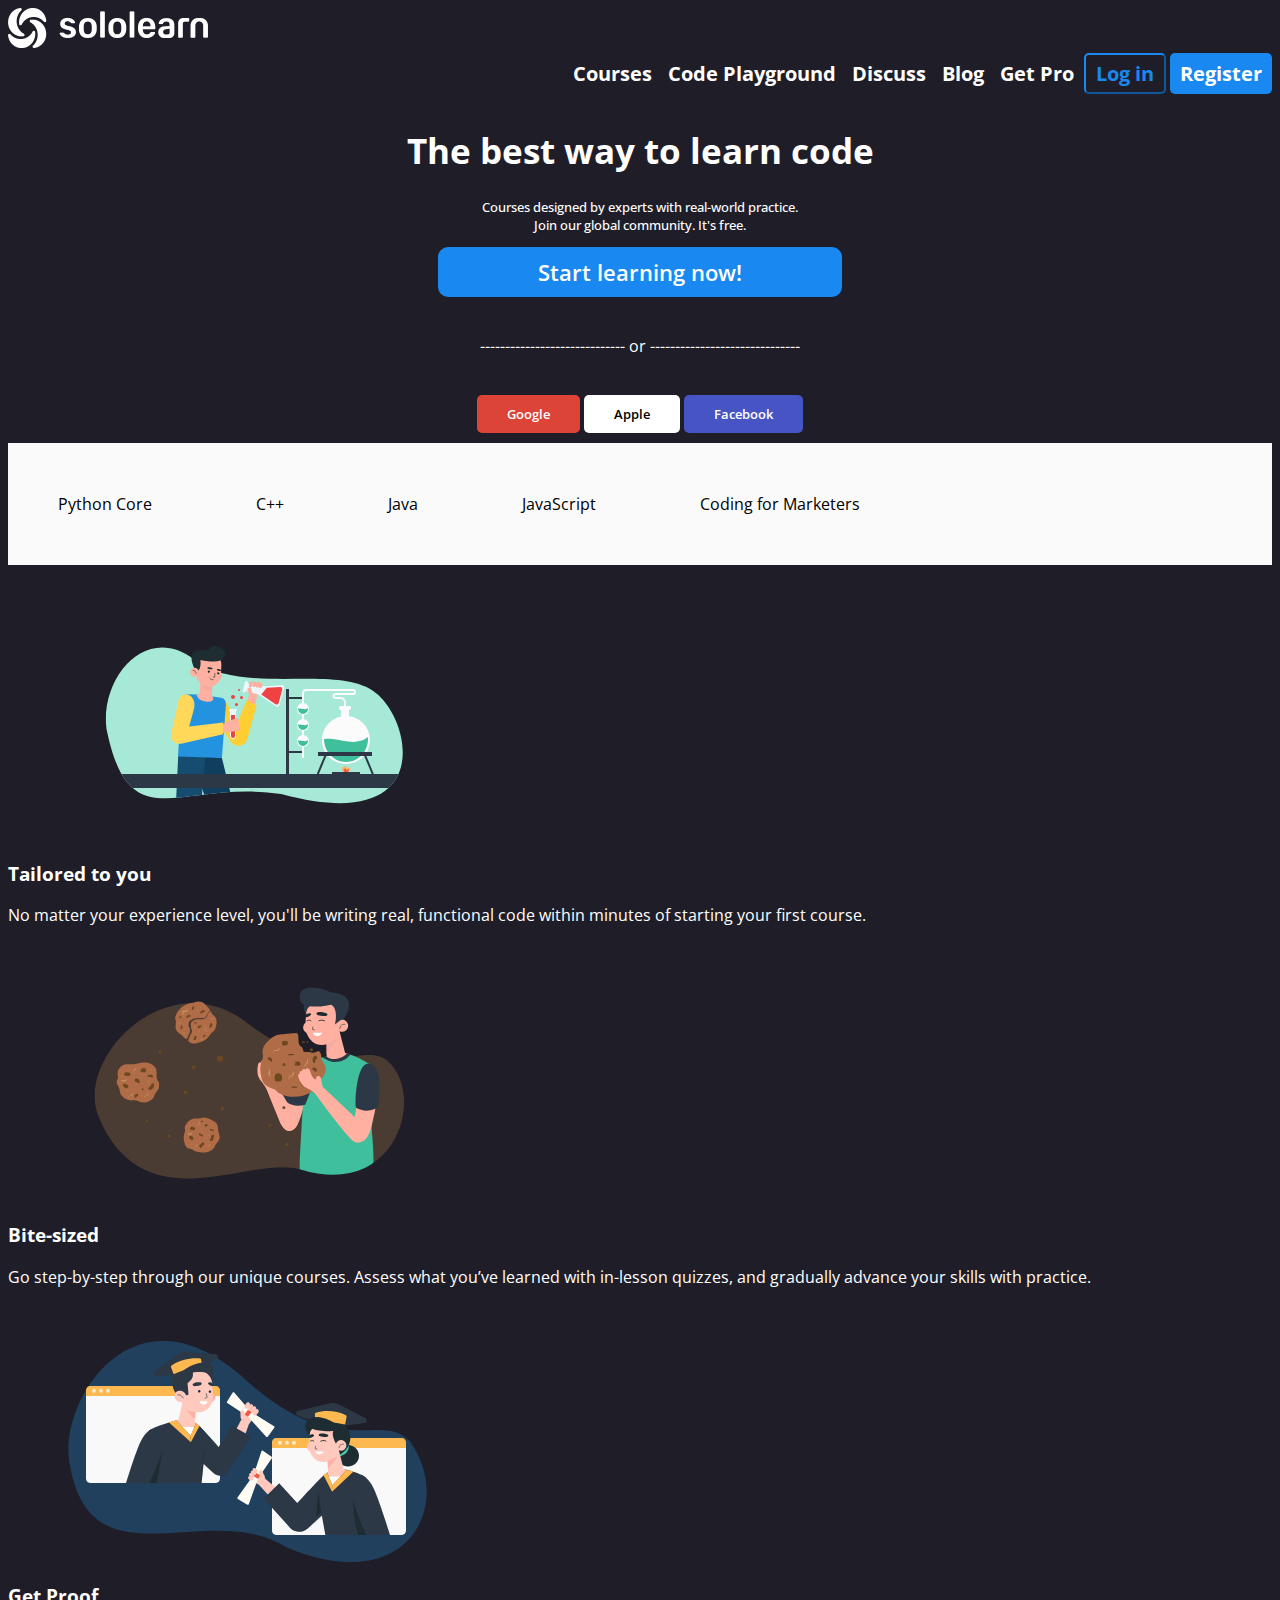
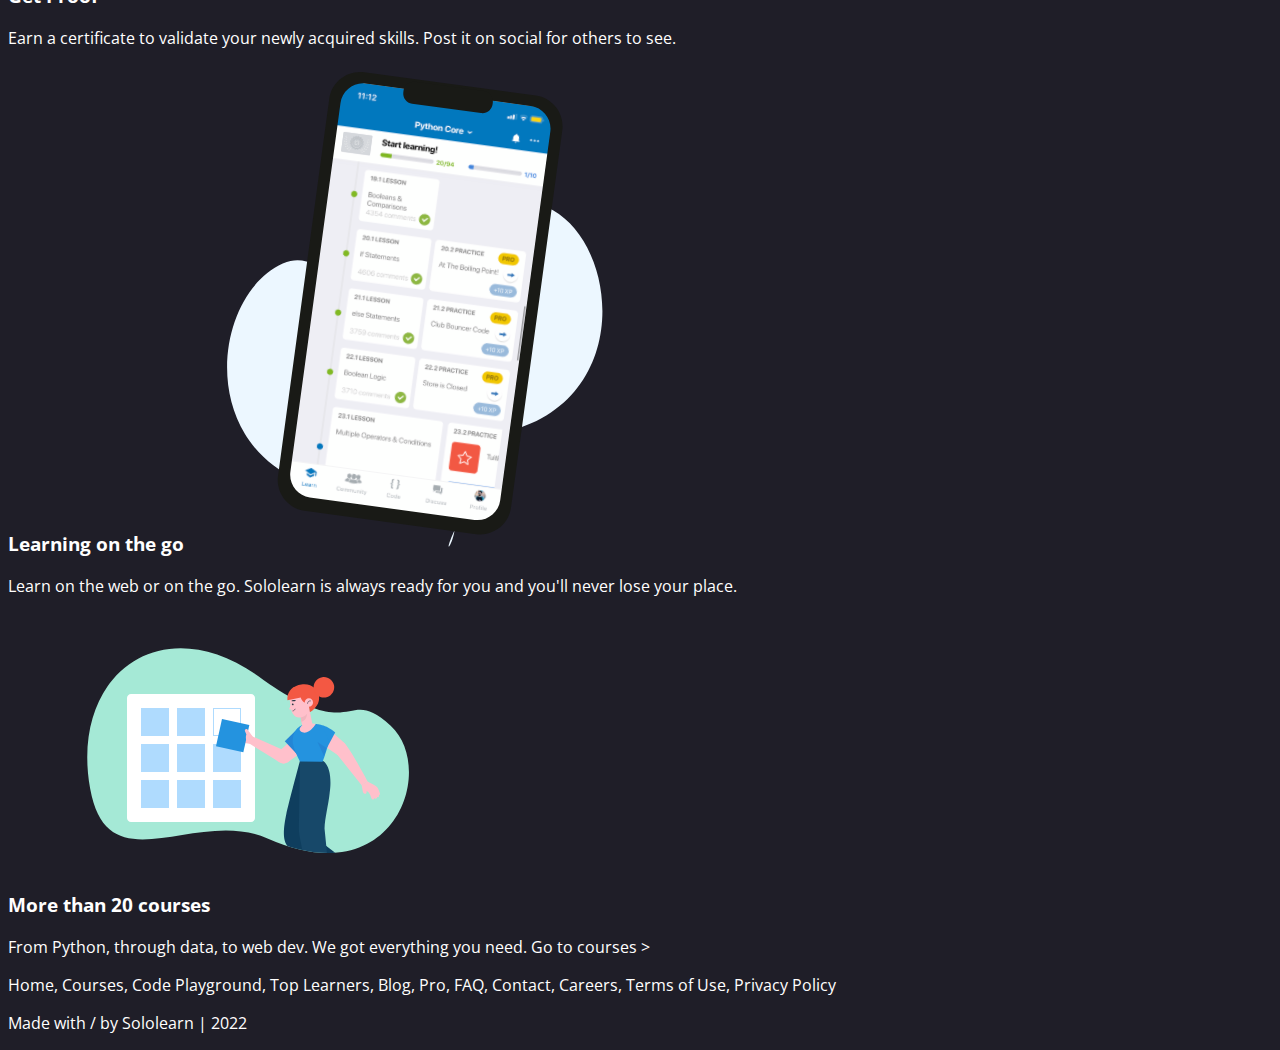
<file: index.html>
<!DOCTYPE html>
<html lang="en">
<head>
    <link rel="stylesheet" href="web.css">
    <meta charset="UTF-8">
    <meta http-equiv="X-UA-Compatible" content="IE=edge">
    <meta name="viewport" content="width=device-width, initial-scale=1.0">
    <title>Website</title>
</head>
<body>

<section class="s1-home-header">
    <img class="solologo" src ="/images/sololearn mono" alt="sololearn mono">

<div class="navi">
    <div class="position">
    <button class="courses" type="button">Courses</button>
    <button class="playground" type="button">Code Playground</button>
    <button class="discuss" type="button">Discuss</button>
    <button class="blog" type="button">Blog</button>
    <button class="pro" type="button">Get Pro</button>
    <button class="login" type="button">Log in</button>
<button class="register" type="button">Register</button>
</div>
</div>



    <div class="center">
<h1 class="mainheader"> The best way to learn code</h1>
<h3 class="subheader"> Courses designed by experts with real-world practice. 
    <br>
    Join our global community. <span>It's free</span>.  </h3>

<button class="start-learning" type="button">Start learning now!</button>
<br>
<br>
<p class="or"> ----------------------------- or 
    ------------------------------ 
</p>

<br>
<button class="google" type="button">Google</button>
<button class="apple" type="button">Apple</button>
<button class="facebook" type="button">Facebook</button>

</section>


<div class="scrollmenu">
<a href="python-core">Python Core</a>
<a href="#c++">C++</a>
<a href="#java">Java</a>
<a href="#javaScript">JavaScript</a>
<a href="coding-formarketers"> Coding for Marketers</a>
</div>

</div>

<section class="s1-home-para">

    <div class="abc">
<h3 class="tailored"> <img class="tailorimg" src ="/images/lab.svg" alt="Tailored to you"> <br>
    Tailored to you</h3> 
<p class="tailoredtext">
    No matter your experience level, 
    you'll be writing real, functional 
    code within minutes of starting your first course. 
</p>
</div>

<div class="abc">
<h3 class="bitesize"> <img class="bitesizeimg" src ="/images/cookies.svg" alt="Bite-Size"> <br>
    Bite-sized</h3>
<p class="bitesizetext"> Go step-by-step through our unique courses. 
    Assess what you’ve learned with in-lesson quizzes, 
    and gradually advance your skills with practice.
</p>
</div>

<div class="abc">
<h3 class="getproof"> <img class="getproofimg" src ="/images/proof.svg" alt="Get Proof"> <br>
     Get Proof</h3>
<p class="getprooftext"> Earn a certificate to validate your newly acquired skills. 
    Post it on social for others to see. </p>
</div>

<div class="learnongo">
<h3 class="learning-onthego"> Learning on the go <img class="learnonthego" src ="/images/mobilephone.svg" alt="Mobile phone"> </h3>
<p class="lernongotext"> Learn on the web or on the go. Sololearn is always ready for you and you'll never lose your place. </p>
</div>

<div class="abc">
<h3 class="tcourse"> <img class="20courseimg" src ="/images/20courses.svg" alt="More than 20 Courses"> <br>
     More than 20 courses</h3>
<p class="tcoursetext"> From Python, through data, to web dev. 
    We got everything you need.
    Go to courses > </p>
</div>
</section>

<div class="footer">
    
<p class="footer-first-para"> Home, Courses, <span>Code Playground</span>, <span>Top Learners</span>,
    Blog, Pro, FAQ, Contact, Careers, <span>Terms of Use</span>, <span> Privacy Policy</span> </p>
<p class="footer-end-para"> Made with / by Sololearn | 2022</p>
</div>


</body>
</html>
</file>
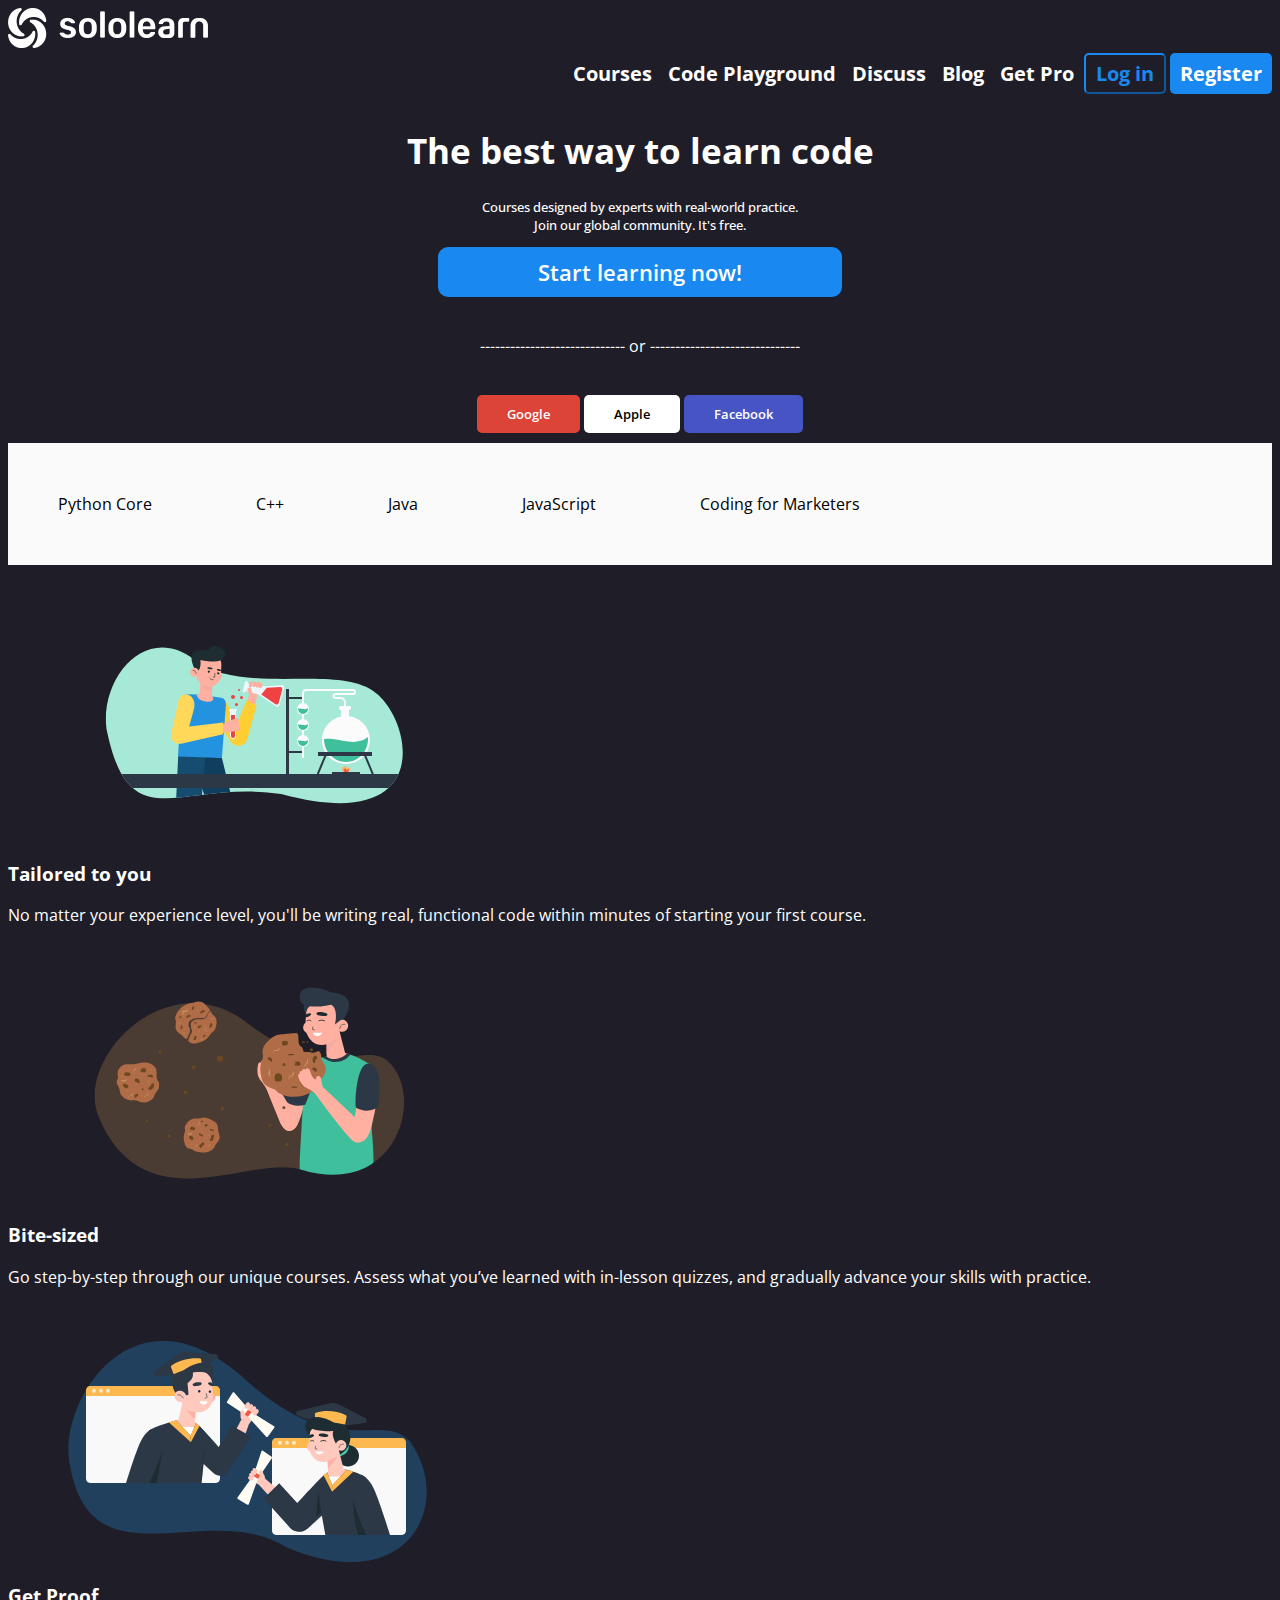
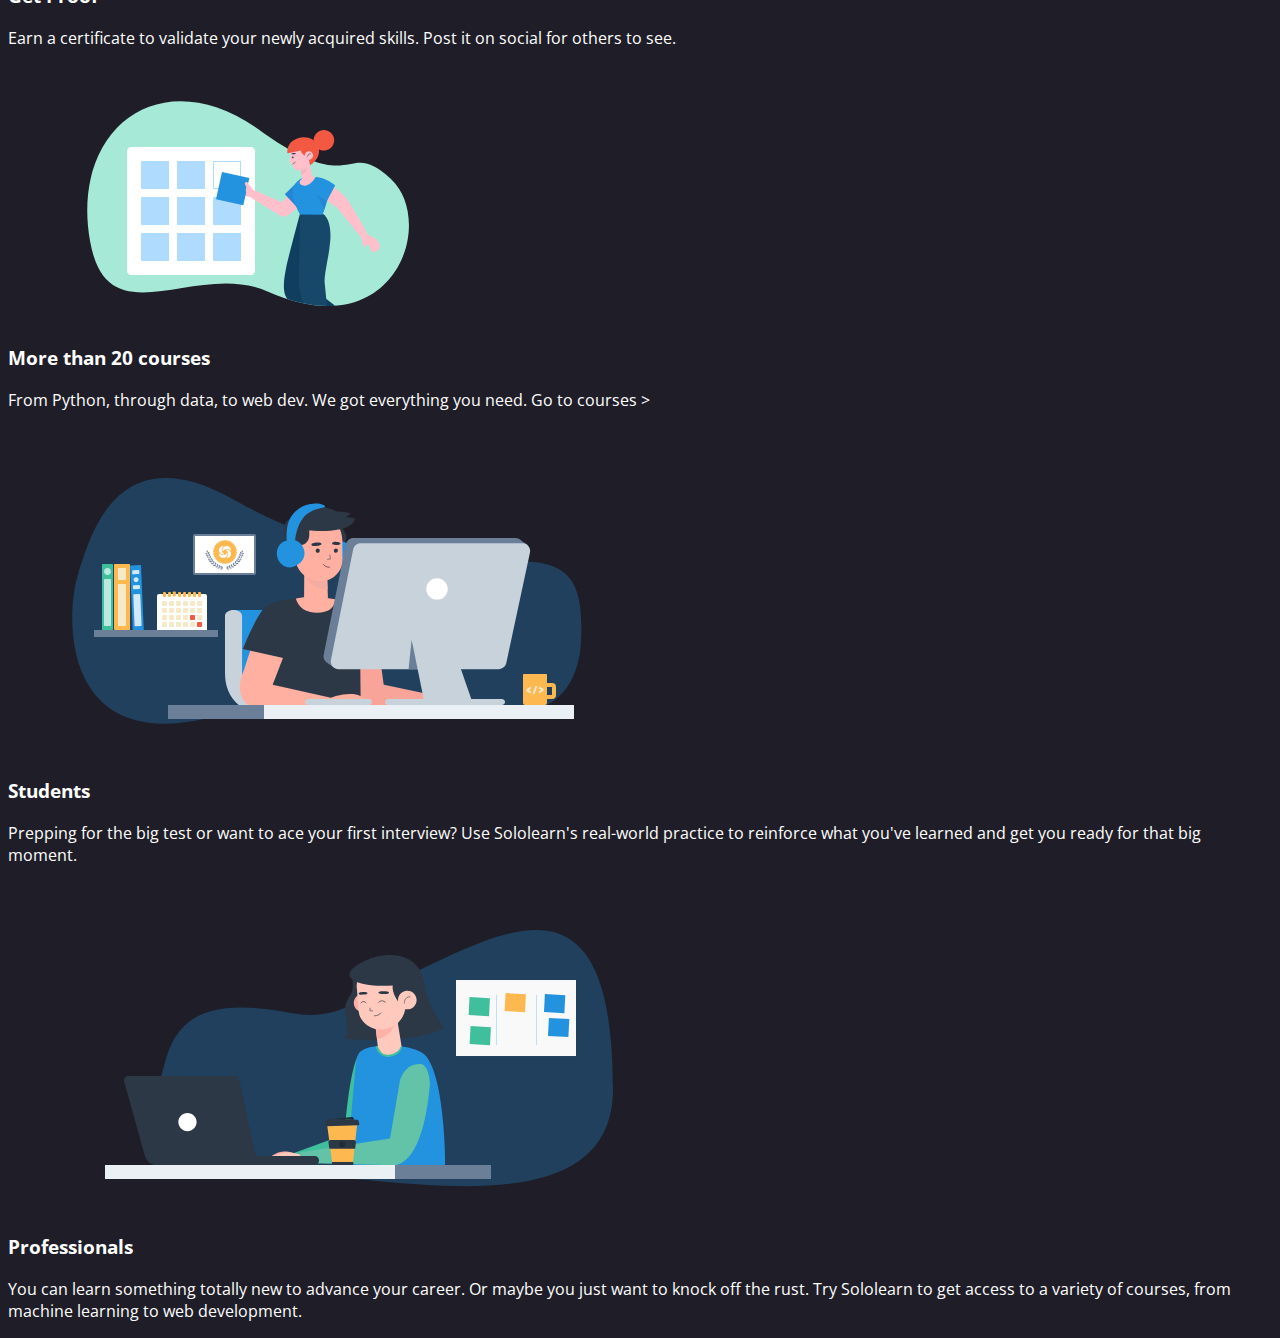
<file: website.html>
<!DOCTYPE html>
<html lang="en">
<head>
    <link rel="stylesheet" href="web.css">
    <meta charset="UTF-8">
    <meta http-equiv="X-UA-Compatible" content="IE=edge">
    <meta name="viewport" content="width=device-width, initial-scale=1.0">
    <title>Website</title>
</head>
<body>

<section class="s1-home-header">
    <img class="solologo" src ="/images/sololearn mono" alt="sololearn mono">

<div class="navi">
    <div class="position">
    <button class="courses" type="button">Courses</button>
    <button class="playground" type="button">Code Playground</button>
    <button class="discuss" type="button">Discuss</button>
    <button class="blog" type="button">Blog</button>
    <button class="pro" type="button">Get Pro</button>
    <button class="login" type="button">Log in</button>
<button class="register" type="button">Register</button>
</div>
</div>



    <div class="center">
<h1 class="mainheader"> The best way to learn code</h1>
<h3 class="subheader"> Courses designed by experts with real-world practice. 
    <br>
    Join our global community. It's free.  </h3>

<button class="start-learning" type="button">Start learning now!</button>
<br>
<br>
<p> ----------------------------- or 
    ------------------------------ 
</p>

<br>
<button class="google" type="button">Google</button>
<button class="apple" type="button">Apple</button>
<button class="facebook" type="button">Facebook</button>

</section>


<div class="scrollmenu">
<a href="python-core">Python Core</a>
<a href="#c++">C++</a>
<a href="#java">Java</a>
<a href="#javaScript">JavaScript</a>
<a href="coding-formarketers"> Coding for Marketers</a>
</div>

</div>

<section class="s1-home-para">

<h3 class="tailored"> <img class="tailorimg" src ="/images/lab.svg" alt="Tailored to you"> <br>
    Tailored to you</h3> 
<p class="p1">
    No matter your experience level, 
    you'll be writing real, functional 
    code within minutes of starting your first course. 
</p>


<h3 class="bitesize"> <img class="bitesizeimg" src ="/images/cookies.svg" alt="Bite-Size"> <br>
    Bite-sized</h3>
<p> Go step-by-step through our unique courses. 
    Assess what you’ve learned with in-lesson quizzes, 
    and gradually advance your skills with practice.
</p>

<h3 class="getproof"> <img class="getproofimg" src ="/images/proof.svg" alt="Get Proof"> <br>
     Get Proof</h3>
<p> Earn a certificate to validate your newly acquired skills. 
    Post it on social for others to see. </p>

<h3 class="20course"> <img class="20courseimg" src ="/images/20courses.svg" alt="More than 20 Courses"> <br>
     More than 20 courses</h3>
<p> From Python, through data, to web dev. 
    We got everything you need.
    Go to courses > </p>

<h3 class="students"> <img class="studentimg" src ="/images/students.svg" alt="Students"> <br>
    Students</h3>
<p> Prepping for the big test or want to ace your first interview? 
    Use Sololearn's real-world practice to reinforce what you've learned 
    and get you ready for that big moment. </p>

<h3 class="professionals"> <img class="professionalimg" src ="/images/professionals.svg" alt="Professionals"> <br>
     Professionals</h3>
<p> You can learn something totally new to advance your career. 
    Or maybe you just want to knock off the rust. 
    Try Sololearn to get access to a variety of courses, 
    from machine learning to web development. </p>

</section>

</body>
</html>
</file>
<file: web.css>
@import url('https://fonts.googleapis.com/css2?family=Open+Sans:ital,wght@0,300;0,600;1,400&display=swap');

*{font-family: 'Open Sans', sans-serif;
}

body {
    
    height: 100%;
    background: linear-gradient(180deg, #1f1e28 50%, #1f1e28 50%);

}

.solologo{
height: 40px;
width: 200px
}

.navi{

}

.center{
    margin: auto;
    width: 50%;
    padding: 10px;
    text-align: center;
}

.mainheader{
    color: rgb(255, 255, 255);
    font-size: 35px;
}

.subheader{
    font-size: small;
    font-weight: 500;
}

.position{
    margin: auto;
    width: 100%;
    padding: 0px;
    text-align:end
}
.courses{
    color: white;
background-color: #1f1e28;
border: none;
font-size: 20px;
font-weight:bold
}
.playground{
    color: white;
background-color: #1f1e28;
border: none;
font-size: 20px;
font-weight:bold
}
.discuss{
    color: white;
background-color: #1f1e28;
border: none;
font-size: 20px;
font-weight:bold
}
.blog{
    color: white;
background-color: #1f1e28;
border: none;
font-size: 20px;
font-weight:bold
}
.pro{
    color: white;
background-color: #1f1e28;
border: none;
font-size: 20px;
font-weight:bold
}

.login{
    color: rgb(25, 136, 240);
    background-color: #1f1e28;
 border-color: rgb(25, 136, 240);
 border-radius: 5px;
 padding: 5px 10px;
font-size: 20px;
font-weight:bold

}

.register{
    color: white;
    background-color: rgb(25, 136, 240);
    border-radius: 5px;
    border: none;
    padding: 7px 10px;
font-size: 20px;
font-weight:bold
}

.start-learning{
    color: white;
    background-color: rgb(25, 136, 240);
    font-size: 22px;
    padding: 10px 100px;
    font-weight: 600;
    border-radius: 10px;
    border: none;
}

.google{
    color: white;
    background-color: #db4437;
    font-weight: 600;
    border-radius: 5px;
    border: none;
    padding: 10px 30px
    
    
}

.apple{
    color: rgb(0, 0, 0);
    background-color: #ffffff;
    font-weight: 600;
    border-radius: 5px;
    border: none;
    padding: 10px 30px
}

.facebook{
    color: white;
    background-color: #4754c4;
    font-weight: 600;
    border-radius: 5px;
    border: none;
    padding: 10px 30px
}

div.scrollmenu {
  background-color: rgb(250, 250, 250);
  overflow: auto;
  white-space: nowrap;
  
}

div.scrollmenu a {
  display:inline-block;
  color: rgb(0, 0, 0);
  text-align: center;
  padding: 50px;
  text-decoration: none;
}

div.scrollmenu a:hover {
  background-color: rgb(175, 175, 175);
}

.navbar {
    color: white;
}

h3 {
    color: white;
}

p{
    color: white;
}
</file>
